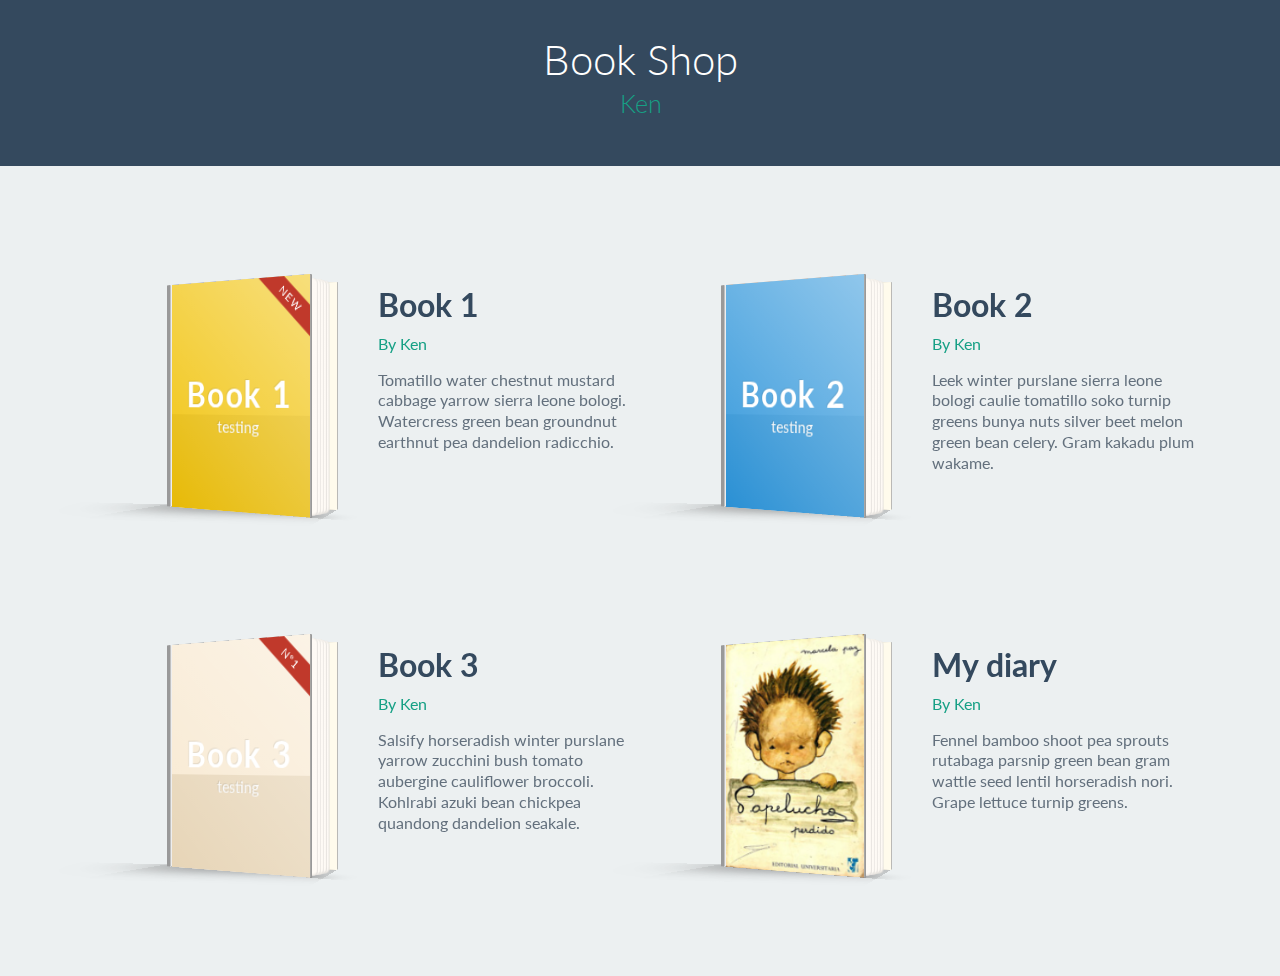
<file: diary/index.html>
<!DOCTYPE html>
<html lang="en" class="no-js">
	<head>
		<meta charset="UTF-8" />
		<meta http-equiv="X-UA-Compatible" content="IE=edge,chrome=1"> 
		<meta name="viewport" content="width=device-width, initial-scale=1.0"> 
		<title>Mine</title>
		<link rel="shortcut icon" href="../favicon.ico">
		<link rel="stylesheet" type="text/css" href="css/normalize.css" />
		<link rel="stylesheet" type="text/css" href="css/demo.css" />
		<link rel="stylesheet" type="text/css" href="css/book.css" />
		<script src="js/modernizr.custom.js"></script>
	</head>
	<body>
		<div class="container">
			<header>
				<h1>Book Shop<span>Ken</span></h1>
			</header>
			<div class="component">

				<ul class="align">
					<li>
						<figure class='book'>

							<!-- Front -->

							<ul class='hardcover_front'>
								<li>
									<div class="coverDesign yellow">
										<span class="ribbon">NEW</span>
										<h1>Book 1</h1>
										<p>testing</p>
									</div>
								</li>
								<li></li>
							</ul>

							<!-- Pages -->

							<ul class='page'>
								<li></li>
								<li>
									<a class="btn" href="#">Read more</a>
								</li>
								<li></li>
								<li></li>
								<li></li>
							</ul>

							<!-- Back -->

							<ul class='hardcover_back'>
								<li></li>
								<li></li>
							</ul>
							<ul class='book_spine'>
								<li></li>
								<li></li>
							</ul>
							<figcaption>
								<h1>Book 1</h1>
								<span>By Ken</span>
								<p>Tomatillo water chestnut mustard cabbage yarrow sierra leone bologi. Watercress green bean groundnut earthnut pea dandelion radicchio.</p>
							</figcaption>
						</figure>
					</li>
					<li>
						<figure class='book'>

							<!-- Front -->

							<ul class='hardcover_front'>
								<li>
									<div class="coverDesign blue">
										<h1>Book 2</h1>
										<p>testing</p>
									</div>
								</li>
								<li></li>
							</ul>

							<!-- Pages -->

							<ul class='page'>
								<li></li>
								<li>
									<a class="btn" href="#">Read more</a>
								</li>
								<li></li>
								<li></li>
								<li></li>
							</ul>

							<!-- Back -->

							<ul class='hardcover_back'>
								<li></li>
								<li></li>
							</ul>
							<ul class='book_spine'>
								<li></li>
								<li></li>
							</ul>
							<figcaption>
								<h1>Book 2</h1>
								<span>By Ken</span>
								<p>Leek winter purslane sierra leone bologi caulie tomatillo soko turnip greens bunya nuts silver beet melon green bean celery. Gram kakadu plum wakame.</p>
							</figcaption>
						</figure>
					</li>
					<li>
						<figure class='book'>

						<!-- Front -->

							<ul class='hardcover_front'>
								<li>
									<div class="coverDesign grey">
										<span class="ribbon">Nº1</span>
										<h1>Book 3</h1>
										<p>testing</p>
									</div>
								</li>
								<li></li>
							</ul>

						<!-- Pages -->

							<ul class='page'>
								<li></li>
								<li>
									<a class="btn" href="#">Read more</a>
								</li>
								<li></li>
								<li></li>
								<li></li>
							</ul>

						<!-- Back -->

							<ul class='hardcover_back'>
								<li></li>
								<li></li>
							</ul>
							<ul class='book_spine'>
								<li></li>
								<li></li>
							</ul>
							<figcaption>
								<h1>Book 3</h1>
								<span>By Ken</span>
								<p>Salsify horseradish winter purslane yarrow zucchini bush tomato aubergine cauliflower broccoli. Kohlrabi azuki bean chickpea quandong dandelion seakale.</p>
							</figcaption>
						</figure>
					</li>
					<li>
						<figure class='book'>

						<!-- Front -->

							<ul class='hardcover_front'>
								<li>
									<img src="img/cover.jpg" alt="" width="100%" height="100%">
								</li>
								<li></li>
							</ul>

						<!-- Pages -->

							<ul class='page'>
								<li></li>
								<li>
									<a class="btn" href="#">Read more</a>
								</li>
								<li></li>
								<li></li>
								<li></li>
							</ul>

						<!-- Back -->

							<ul class='hardcover_back'>
								<li></li>
								<li></li>
							</ul>
							<ul class='book_spine'>
								<li></li>
								<li></li>
							</ul>
							<figcaption>
								<h1>My diary</h1>
								<span>By Ken</span>
								<p>Fennel bamboo shoot pea sprouts rutabaga parsnip green bean gram wattle seed lentil horseradish nori. Grape lettuce turnip greens.</p>
							</figcaption>
						</figure>
					</li>
				</ul>
			</div>
		</div><!-- /container -->
	</body>
</html>
</file>
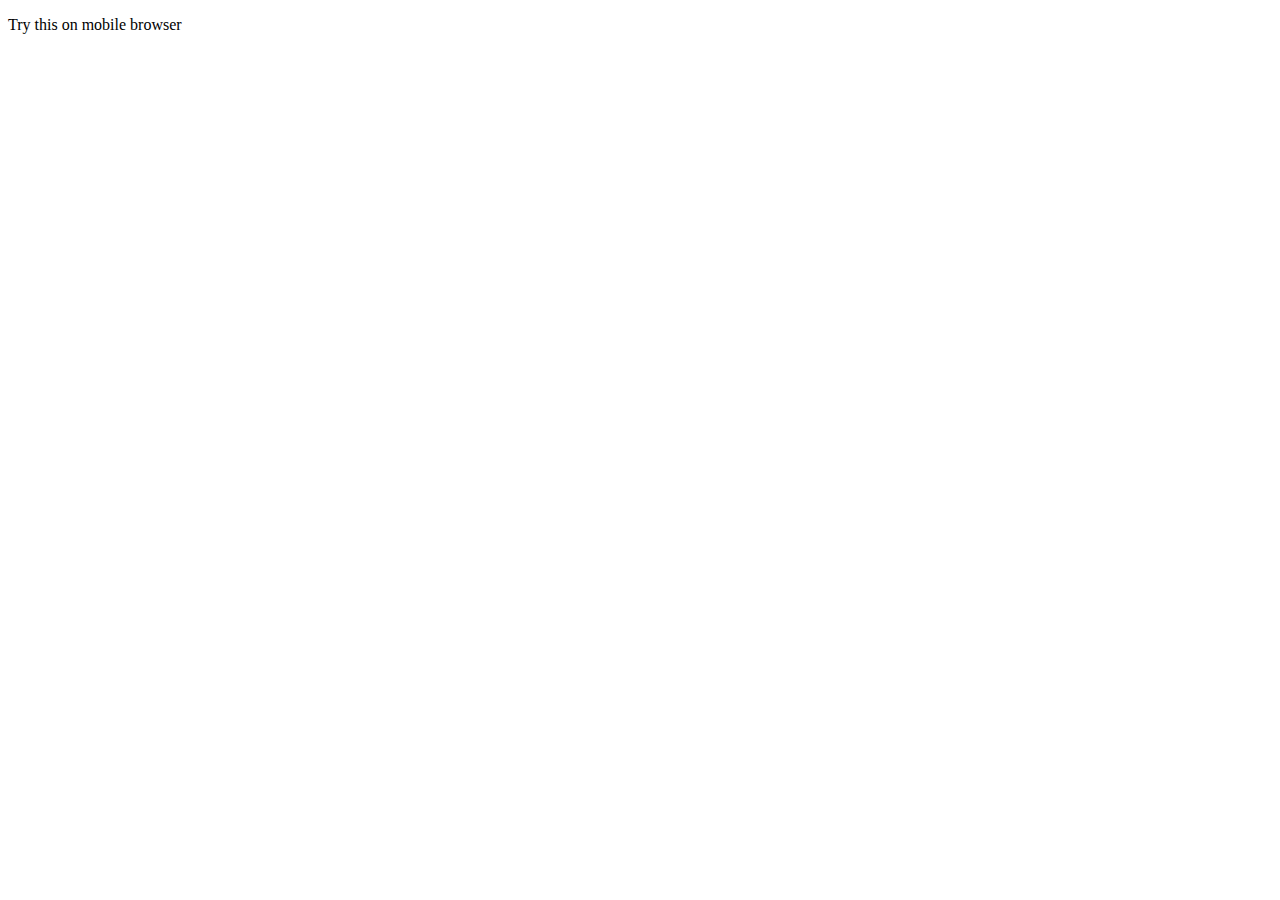
<file: mobile/index.html>
<!DOCTYPE HTML>
<html>
<head>
    <!--<meta http-equiv="Content-Type" content="text/html; charset=utf-8">-->
    <title>Mobile Redirect</title>
    <script type="text/javascript">
        <!--
        if (screen.width <= 800) {
            window.location = "https://facebook.com";
        }
        //-->
    </script>
</head>
<body>
    <p>Try this on mobile browser</p>
</body>
</html>
</file>
<file: diary/css/demo.css>
@import url(http://fonts.googleapis.com/css?family=Lato:300,400,700);

@font-face {
	font-family: 'codropsicons';
	src:url('../fonts/codropsicons/codropsicons.eot');
	src:url('../fonts/codropsicons/codropsicons.eot?#iefix') format('embedded-opentype'),
		url('../fonts/codropsicons/codropsicons.woff') format('woff'),
		url('../fonts/codropsicons/codropsicons.ttf') format('truetype'),
		url('../fonts/codropsicons/codropsicons.svg#codropsicons') format('svg');
	font-weight: normal;
	font-style: normal;
}

.container > header,
.codrops-top {
	font-family: 'Lato', Arial, sans-serif;
	color: #34495e;
}

.container > header {
	margin: 0 auto;
	padding: 2em;
	text-align: center;
	background: #34495e;
	color: #fff;
}

.container > header h1 {
	font-size: 2.625em;
	line-height: 1.3;
	margin: 0;
	font-weight: 300;
}

.container > header span {
	display: block;
	font-size: 60%;
	color: #16a085;
	padding: 0 0 0.6em 0.1em;
}

/* To Navigation Style */
.codrops-top {
	background: #253749;
	text-transform: uppercase;
	width: 100%;
	font-size: 0.69em;
	line-height: 2.2;
}

.codrops-top a {
	text-decoration: none;
	padding: 0 1em;
	letter-spacing: 0.1em;
	color: #fff;
	display: inline-block;
}

.codrops-top a:hover {
	background: rgba(255,255,255,0.1);
	color: #fff;
}

.codrops-top span.right {
	float: right;
}

.codrops-top span.right a {
	float: left;
	display: block;
}

.codrops-icon:before {
	font-family: 'codropsicons';
	margin: 0 4px;
	speak: none;
	font-style: normal;
	font-weight: normal;
	font-variant: normal;
	text-transform: none;
	line-height: 1;
	-webkit-font-smoothing: antialiased;
}

.codrops-icon-drop:before {
	content: "\e001";
}

.codrops-icon-prev:before {
	content: "\e004";
}

/* Demo Buttons Style */
.codrops-demos {
	padding-top: 1em;
	font-size: 0.9em;
}

.codrops-demos a {
	text-decoration: none;
	outline: none;
	display: inline-block;
	margin: 0.5em;
	font-size: 1.1em;
	padding: 0.7em 1.1em;
	border: 3px solid #16a085;
	color: #16a085;
	font-weight: 700;
}

.codrops-demos a:hover,
.codrops-demos a.current-demo,
.codrops-demos a.current-demo:hover {
	border-color: #fff;
	color: #fff;
}

p.note {
	font-size: 1.1em;
	text-align: center;
	padding: 40px 10px 100px;
	max-width: 700px;
	margin: 0 auto;
	line-height: 1.4;
}

@media screen and (max-width: 25em) {

	.codrops-icon span {
		display: none;
	}

}
</file>
<file: diary/css/book.css>
/*
	A. Mini Reset 
*/
*, *:after, *:before { -webkit-box-sizing: border-box; -moz-box-sizing: border-box; box-sizing: border-box; }

* {
  margin: 0;
  padding: 0;
}

::before,
::after {
	content: "";
}

html,
body {
	height: 100%;
	-webkit-font-smoothing: subpixel-antialiased;
}

html {
	font-size: 100%;
}

body {
	background: #ecf0f1;
	color: #34495e;
	font-family: 'Lato', 'Arial', sans-serif;
	font-weight: 400;
	line-height: 1.2;
}

ul {
	margin: 0;
	padding: 0;
	list-style: none;
}

a {
	color: #2c3e50;
	text-decoration: none;
}

.btn {
	display: inline-block;
	text-transform: uppercase;
	border: 2px solid #2c3e50;
	margin-top: 100px; 
	font-size: 0.7em;
	font-weight: 700;
	padding: 0.1em 0.4em;
	text-align: center;
	-webkit-transition: color 0.3s, border-color 0.3s;
	-moz-transition: color 0.3s, border-color 0.3s;
	transition: color 0.3s, border-color 0.3s;
}

.btn:hover {
	border-color: #16a085;
	color: #16a085;
}

/* basic grid, only for this demo */

.align {
	clear: both;
	margin: 90px auto 20px;
	width: 100%;
	max-width: 1170px;
	text-align: center;
}

.align > li {
	width: 500px;
	min-height: 300px;
	display: inline-block;
	margin: 30px 20px 30px 30px;
	padding: 0 0 0 60px;
	vertical-align: top;
}

/* ///////////////////////////////////////////////////

HARDCOVER
Table of Contents

1. container
2. background & color
3. opening cover, back cover and pages
4. position, transform y transition
5. events
6. Bonus
	- Cover design
	- Ribbon
	- Figcaption
7. mini-reset

/////////////////////////////////////////////////////*/

/*
	1. container
*/

.book {
	position: relative;
	width: 160px; 
	height: 220px;
	-webkit-perspective: 1000px;
	-moz-perspective: 1000px;
	perspective: 1000px;
	-webkit-transform-style: preserve-3d;
	-moz-transform-style: preserve-3d;
	transform-style: preserve-3d;
}

/*
	2. background & color
*/

/* HARDCOVER FRONT */
.hardcover_front li:first-child {
	background-color: #eee;
	-webkit-backface-visibility: hidden;
	-moz-backface-visibility: hidden;
	backface-visibility: hidden;
}

/* reverse */
.hardcover_front li:last-child {
	background: #fffbec;
}

/* HARDCOVER BACK */
.hardcover_back li:first-child {
	background: #fffbec;
}

/* reverse */
.hardcover_back li:last-child {
	background: #fffbec;
}

.book_spine li:first-child {
	background: #eee;
}
.book_spine li:last-child {
	background: #333;
}

/* thickness of cover */

.hardcover_front li:first-child:after,
.hardcover_front li:first-child:before,
.hardcover_front li:last-child:after,
.hardcover_front li:last-child:before,
.hardcover_back li:first-child:after,
.hardcover_back li:first-child:before,
.hardcover_back li:last-child:after,
.hardcover_back li:last-child:before,
.book_spine li:first-child:after,
.book_spine li:first-child:before,
.book_spine li:last-child:after,
.book_spine li:last-child:before {
	background: #999;
}

/* page */

.page > li {
	background: -webkit-linear-gradient(left, #e1ddd8 0%, #fffbf6 100%);
	background: -moz-linear-gradient(left, #e1ddd8 0%, #fffbf6 100%);
	background: -ms-linear-gradient(left, #e1ddd8 0%, #fffbf6 100%);
	background: linear-gradient(left, #e1ddd8 0%, #fffbf6 100%);
	box-shadow: inset 0px -1px 2px rgba(50, 50, 50, 0.1), inset -1px 0px 1px rgba(150, 150, 150, 0.2);
	border-radius: 0px 5px 5px 0px;
}

/*
	3. opening cover, back cover and pages
*/

.hardcover_front {
	-webkit-transform: rotateY(-34deg) translateZ(8px);
	-moz-transform: rotateY(-34deg) translateZ(8px);
	transform: rotateY(-34deg) translateZ(8px);
	z-index: 100;
}

.hardcover_back {
	-webkit-transform: rotateY(-15deg) translateZ(-8px);
	-moz-transform: rotateY(-15deg) translateZ(-8px);
	transform: rotateY(-15deg) translateZ(-8px);
}

.page li:nth-child(1) {
	-webkit-transform: rotateY(-28deg);
	-moz-transform: rotateY(-28deg);
	transform: rotateY(-28deg);
}

.page li:nth-child(2) {
	-webkit-transform: rotateY(-30deg);
	-moz-transform: rotateY(-30deg);
	transform: rotateY(-30deg);
}

.page li:nth-child(3) {
	-webkit-transform: rotateY(-32deg);
	-moz-transform: rotateY(-32deg);
	transform: rotateY(-32deg);
}

.page li:nth-child(4) {
	-webkit-transform: rotateY(-34deg);
	-moz-transform: rotateY(-34deg);
	transform: rotateY(-34deg);
}

.page li:nth-child(5) {
	-webkit-transform: rotateY(-36deg);
	-moz-transform: rotateY(-36deg);
	transform: rotateY(-36deg);
}

/*
	4. position, transform & transition
*/

.hardcover_front,
.hardcover_back,
.book_spine,
.hardcover_front li,
.hardcover_back li,
.book_spine li {
	position: absolute;
	top: 0;
	left: 0;
	width: 100%;
	height: 100%;
	-webkit-transform-style: preserve-3d;
	-moz-transform-style: preserve-3d;
	transform-style: preserve-3d;
}

.hardcover_front,
.hardcover_back {
	-webkit-transform-origin: 0% 100%;
	-moz-transform-origin: 0% 100%;
	transform-origin: 0% 100%;
}

.hardcover_front {
	-webkit-transition: all 0.8s ease, z-index 0.6s;
	-moz-transition: all 0.8s ease, z-index 0.6s;
	transition: all 0.8s ease, z-index 0.6s;
}

/* HARDCOVER front */
.hardcover_front li:first-child {
	cursor: default;
	-webkit-user-select: none;
	-moz-user-select: none;
	user-select: none;
	-webkit-transform: translateZ(2px);
	-moz-transform: translateZ(2px);
	transform: translateZ(2px);
}

.hardcover_front li:last-child {
	-webkit-transform: rotateY(180deg) translateZ(2px);
	-moz-transform: rotateY(180deg) translateZ(2px);
	transform: rotateY(180deg) translateZ(2px);
}

/* HARDCOVER back */
.hardcover_back li:first-child {
	-webkit-transform: translateZ(2px);
	-moz-transform: translateZ(2px);
	transform: translateZ(2px);
}

.hardcover_back li:last-child {
	-webkit-transform: translateZ(-2px);
	-moz-transform: translateZ(-2px);
	transform: translateZ(-2px);
}

/* thickness of cover */
.hardcover_front li:first-child:after,
.hardcover_front li:first-child:before,
.hardcover_front li:last-child:after,
.hardcover_front li:last-child:before,
.hardcover_back li:first-child:after,
.hardcover_back li:first-child:before,
.hardcover_back li:last-child:after,
.hardcover_back li:last-child:before,
.book_spine li:first-child:after,
.book_spine li:first-child:before,
.book_spine li:last-child:after,
.book_spine li:last-child:before {
	position: absolute;
	top: 0;
	left: 0;
}

/* HARDCOVER front */
.hardcover_front li:first-child:after,
.hardcover_front li:first-child:before {
	width: 4px;
	height: 100%;
}

.hardcover_front li:first-child:after {
	-webkit-transform: rotateY(90deg) translateZ(-2px) translateX(2px);
	-moz-transform: rotateY(90deg) translateZ(-2px) translateX(2px);
	transform: rotateY(90deg) translateZ(-2px) translateX(2px);
}

.hardcover_front li:first-child:before {
	-webkit-transform: rotateY(90deg) translateZ(158px) translateX(2px);
	-moz-transform: rotateY(90deg) translateZ(158px) translateX(2px);
	transform: rotateY(90deg) translateZ(158px) translateX(2px);
}

.hardcover_front li:last-child:after,
.hardcover_front li:last-child:before {
	width: 4px;
	height: 160px;
}

.hardcover_front li:last-child:after {
	-webkit-transform: rotateX(90deg) rotateZ(90deg) translateZ(80px) translateX(-2px) translateY(-78px);
	-moz-transform: rotateX(90deg) rotateZ(90deg) translateZ(80px) translateX(-2px) translateY(-78px);
	transform: rotateX(90deg) rotateZ(90deg) translateZ(80px) translateX(-2px) translateY(-78px);
}
.hardcover_front li:last-child:before {
	box-shadow: 0px 0px 30px 5px #333;
	-webkit-transform: rotateX(90deg) rotateZ(90deg) translateZ(-140px) translateX(-2px) translateY(-78px);
	-moz-transform: rotateX(90deg) rotateZ(90deg) translateZ(-140px) translateX(-2px) translateY(-78px);
	transform: rotateX(90deg) rotateZ(90deg) translateZ(-140px) translateX(-2px) translateY(-78px);
}

/* thickness of cover */

.hardcover_back li:first-child:after,
.hardcover_back li:first-child:before {
	width: 4px;
	height: 100%;
}

.hardcover_back li:first-child:after {
	-webkit-transform: rotateY(90deg) translateZ(-2px) translateX(2px);
	-moz-transform: rotateY(90deg) translateZ(-2px) translateX(2px);
	transform: rotateY(90deg) translateZ(-2px) translateX(2px);
}
.hardcover_back li:first-child:before {
	-webkit-transform: rotateY(90deg) translateZ(158px) translateX(2px);
	-moz-transform: rotateY(90deg) translateZ(158px) translateX(2px);
	transform: rotateY(90deg) translateZ(158px) translateX(2px);
}

.hardcover_back li:last-child:after,
.hardcover_back li:last-child:before {
	width: 4px;
	height: 160px;
}

.hardcover_back li:last-child:after {
	-webkit-transform: rotateX(90deg) rotateZ(90deg) translateZ(80px) translateX(2px) translateY(-78px);
	-moz-transform: rotateX(90deg) rotateZ(90deg) translateZ(80px) translateX(2px) translateY(-78px);
	transform: rotateX(90deg) rotateZ(90deg) translateZ(80px) translateX(2px) translateY(-78px);
}

.hardcover_back li:last-child:before {
	box-shadow: 10px -1px 80px 20px #666;
	-webkit-transform: rotateX(90deg) rotateZ(90deg) translateZ(-140px) translateX(2px) translateY(-78px);
	-moz-transform: rotateX(90deg) rotateZ(90deg) translateZ(-140px) translateX(2px) translateY(-78px);
	transform: rotateX(90deg) rotateZ(90deg) translateZ(-140px) translateX(2px) translateY(-78px);
}

/* BOOK SPINE */
.book_spine {
	-webkit-transform: rotateY(60deg) translateX(-5px) translateZ(-12px);
	-moz-transform: rotateY(60deg) translateX(-5px) translateZ(-12px);
	transform: rotateY(60deg) translateX(-5px) translateZ(-12px);
	width: 16px;
	z-index: 0;
}

.book_spine li:first-child {
	-webkit-transform: translateZ(2px);
	-moz-transform: translateZ(2px);
	transform: translateZ(2px);
}

.book_spine li:last-child {
	-webkit-transform: translateZ(-2px);
	-moz-transform: translateZ(-2px);
	transform: translateZ(-2px);
}

/* thickness of book spine */
.book_spine li:first-child:after,
.book_spine li:first-child:before {
	width: 4px;
	height: 100%;
}

.book_spine li:first-child:after {
	-webkit-transform: rotateY(90deg) translateZ(-2px) translateX(2px);
	-moz-transform: rotateY(90deg) translateZ(-2px) translateX(2px);
	transform: rotateY(90deg) translateZ(-2px) translateX(2px);
}

.book_spine li:first-child:before {
	-webkit-transform: rotateY(-90deg) translateZ(-12px);
	-moz-transform: rotateY(-90deg) translateZ(-12px);
	transform: rotateY(-90deg) translateZ(-12px);
}

.book_spine li:last-child:after,
.book_spine li:last-child:before {
	width: 4px;
	height: 16px;
}

.book_spine li:last-child:after {
	-webkit-transform: rotateX(90deg) rotateZ(90deg) translateZ(8px) translateX(2px) translateY(-6px);
	-moz-transform: rotateX(90deg) rotateZ(90deg) translateZ(8px) translateX(2px) translateY(-6px);
	transform: rotateX(90deg) rotateZ(90deg) translateZ(8px) translateX(2px) translateY(-6px);
}

.book_spine li:last-child:before {
	box-shadow: 5px -1px 100px 40px rgba(0, 0, 0, 0.2);
	-webkit-transform: rotateX(90deg) rotateZ(90deg) translateZ(-210px) translateX(2px) translateY(-6px);
	-moz-transform: rotateX(90deg) rotateZ(90deg) translateZ(-210px) translateX(2px) translateY(-6px);
	transform: rotateX(90deg) rotateZ(90deg) translateZ(-210px) translateX(2px) translateY(-6px);
}

.page,
.page > li {
	position: absolute;
	top: 0;
	left: 0;
	-webkit-transform-style: preserve-3d;
	-moz-transform-style: preserve-3d;
	transform-style: preserve-3d;
}

.page {
	width: 100%;
	height: 98%;
	top: 1%;
	left: 3%;
	z-index: 10;
}

.page > li {
	width: 100%;
	height: 100%;
	-webkit-transform-origin: left center;
	-moz-transform-origin: left center;
	transform-origin: left center;
	-webkit-transition-property: transform;
	-moz-transition-property: transform;
	transition-property: transform;
	-webkit-transition-timing-function: ease;
	-moz-transition-timing-function: ease;
	transition-timing-function: ease;
}

.page > li:nth-child(1) {
	-webkit-transition-duration: 0.6s;
	-moz-transition-duration: 0.6s;
	transition-duration: 0.6s;
}

.page > li:nth-child(2) {
	-webkit-transition-duration: 0.6s;
	-moz-transition-duration: 0.6s;
	transition-duration: 0.6s;
}

.page > li:nth-child(3) {
	-webkit-transition-duration: 0.4s;
	-moz-transition-duration: 0.4s;
	transition-duration: 0.4s;
}

.page > li:nth-child(4) {
	-webkit-transition-duration: 0.5s;
	-moz-transition-duration: 0.5s;
	transition-duration: 0.5s;
}

.page > li:nth-child(5) {
	-webkit-transition-duration: 0.6s;
	-moz-transition-duration: 0.6s;
	transition-duration: 0.6s;
}

/*
	5. events
*/

.book:hover > .hardcover_front {
	-webkit-transform: rotateY(-145deg) translateZ(0);
	-moz-transform: rotateY(-145deg) translateZ(0);
	transform: rotateY(-145deg) translateZ(0);
	z-index: 0;
}

.book:hover > .page li:nth-child(1) {
	-webkit-transform: rotateY(-30deg);
	-moz-transform: rotateY(-30deg);
	transform: rotateY(-30deg);
	-webkit-transition-duration: 1.5s;
	-moz-transition-duration: 1.5s;
	transition-duration: 1.5s;
}

.book:hover > .page li:nth-child(2) {
	-webkit-transform: rotateY(-35deg);
	-moz-transform: rotateY(-35deg);
	transform: rotateY(-35deg);
	-webkit-transition-duration: 1.8s;
	-moz-transition-duration: 1.8s;
	transition-duration: 1.8s;
}

.book:hover > .page li:nth-child(3) {
	-webkit-transform: rotateY(-118deg);
	-moz-transform: rotateY(-118deg);
	transform: rotateY(-118deg);
	-webkit-transition-duration: 1.6s;
	-moz-transition-duration: 1.6s;
	transition-duration: 1.6s;
}

.book:hover > .page li:nth-child(4) {
	-webkit-transform: rotateY(-130deg);
	-moz-transform: rotateY(-130deg);
	transform: rotateY(-130deg);
	-webkit-transition-duration: 1.4s;
	-moz-transition-duration: 1.4s;
	transition-duration: 1.4s;
}

.book:hover > .page li:nth-child(5) {
	-webkit-transform: rotateY(-140deg);
	-moz-transform: rotateY(-140deg);
	transform: rotateY(-140deg);
	-webkit-transition-duration: 1.2s;
	-moz-transition-duration: 1.2s;
	transition-duration: 1.2s;
}

/*
	6. Bonus
*/

/* cover CSS */

.coverDesign {
	position: absolute;
	top: 0;
	left: 0;
	bottom: 0;
	right: 0;
	overflow: hidden;
	-webkit-backface-visibility: hidden;
	-moz-backface-visibility: hidden;
	backface-visibility: hidden;
}

.coverDesign::after {
	background-image: -webkit-linear-gradient( -135deg, rgba(255, 255, 255, 0.45) 0%, transparent 100%);
	background-image: -moz-linear-gradient( -135deg, rgba(255, 255, 255, 0.45) 0%, transparent 100%);
	background-image: linear-gradient( -135deg, rgba(255, 255, 255, 0.45) 0%, transparent 100%);
	position: absolute;
	top: 0;
	left: 0;
	bottom: 0;
	right: 0;
}

.coverDesign h1 {
	color: #fff;
	font-size: 2.2em;
	letter-spacing: 0.05em;
	text-align: center;
	margin: 54% 0 0 0;
	text-shadow: -1px -1px 0 rgba(0,0,0,0.1);
}

.coverDesign p {
	color: #f8f8f8;
	font-size: 1em;
	text-align: center;
	text-shadow: -1px -1px 0 rgba(0,0,0,0.1);
}

.yellow {
	background-color: #f1c40f;
	background-image: -webkit-linear-gradient(top, #f1c40f 58%, #e7ba07 0%);
	background-image: -moz-linear-gradient(top, #f1c40f 58%, #e7ba07 0%);
	background-image: linear-gradient(top, #f1c40f 58%, #e7ba07 0%);
}

.blue {
	background-color: #3498db;
	background-image: -webkit-linear-gradient(top, #3498db 58%, #2a90d4 0%);
	background-image: -moz-linear-gradient(top, #3498db 58%, #2a90d4 0%);
	background-image: linear-gradient(top, #3498db 58%, #2a90d4 0%);
}

.grey {
	background-color: #f8e9d1;
	background-image: -webkit-linear-gradient(top, #f8e9d1 58%, #e7d5b7 0%);
	background-image: -moz-linear-gradient(top, #f8e9d1 58%, #e7d5b7 0%);
	background-image: linear-gradient(top, #f8e9d1 58%, #e7d5b7 0%);
}

/* Basic ribbon */

.ribbon {
	background: #c0392b;
	color: #fff;
	display: block;
	font-size: 0.7em;
	position: absolute;
	top: 11px;
	right: 1px;
	width: 40px;
	height: 20px;
	line-height: 20px;
	letter-spacing: 0.15em; 
	text-align: center;
	-webkit-transform: rotateZ(45deg) translateZ(1px);
	-moz-transform: rotateZ(45deg) translateZ(1px);
	transform: rotateZ(45deg) translateZ(1px);
	-webkit-backface-visibility: hidden;
	-moz-backface-visibility: hidden;
	backface-visibility: hidden;
	z-index: 10;
}

.ribbon::before,
.ribbon::after{
	position: absolute;
	top: -20px;
	width: 0;
	height: 0;
	border-bottom: 20px solid #c0392b;
	border-top: 20px solid transparent;
}

.ribbon::before{
	left: -20px;
	border-left: 20px solid transparent;
}

.ribbon::after{
	right: -20px;
	border-right: 20px solid transparent;
}

/* figcaption */

figcaption {
	padding-left: 40px;
	text-align: left;
	position: absolute;
	top: 0%;
	left: 160px;
	width: 310px;
}

figcaption h1 {
	margin: 0;
}

figcaption span {
	color: #16a085;
	padding: 0.6em 0 1em 0;
	display: block;
}

figcaption p {
	color: #63707d;
	line-height: 1.3;
}

/* Media Queries */
@media screen and (max-width: 37.8125em) {
	.align > li {
		width: 100%;
		min-height: 440px;
		height: auto;
		padding: 0;
		margin: 0 0 30px 0;
	}

	.book {
		margin: 0 auto;
	}

	figcaption {
		text-align: center;
		width: 320px;
		top: 250px;
		padding-left: 0;
		left: -80px;
		font-size: 90%;
	}
}
</file>
